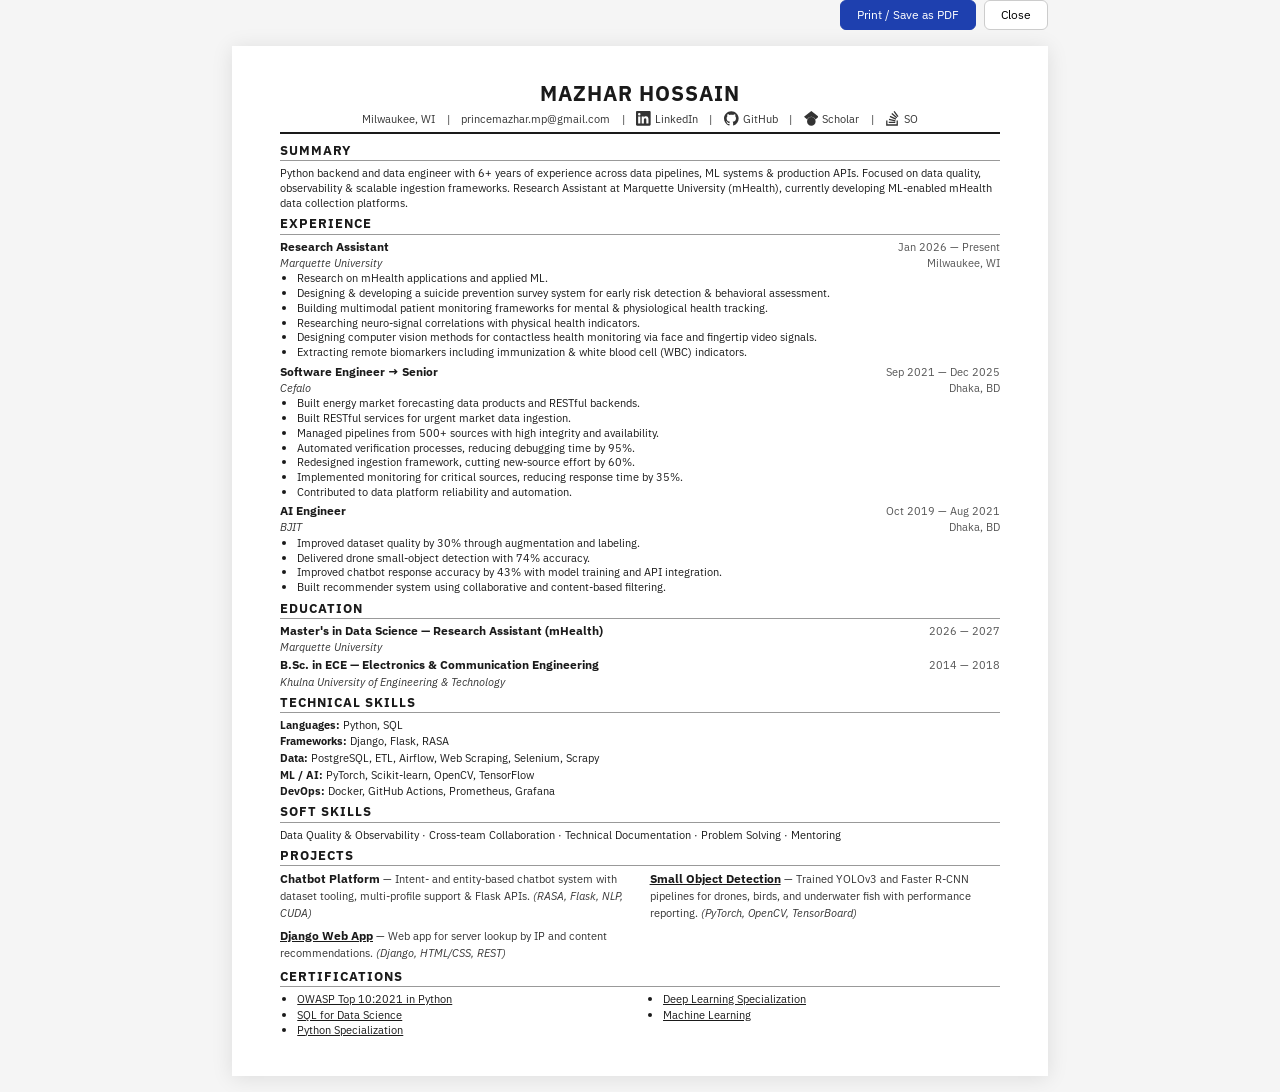
<file: cv.html>
<!doctype html>
<html lang="en">
  <head>
    <meta charset="utf-8" />
    <meta name="viewport" content="width=device-width, initial-scale=1" />
    <meta name="robots" content="noindex, nofollow" />
    <meta name="description" content="Printable CV for Mazhar Hossain — Data Engineer." />
    <link rel="canonical" href="https://mazhar004.github.io/" />
    <link rel="icon" type="image/svg+xml" href="static/favicon.svg" />
    <link rel="preconnect" href="https://fonts.googleapis.com" />
    <link rel="preconnect" href="https://fonts.gstatic.com" crossorigin />
    <link
      href="https://fonts.googleapis.com/css2?family=IBM+Plex+Mono:wght@400;500;600&family=IBM+Plex+Sans:ital,wght@0,300;0,400;0,500;0,600;0,700;1,400;1,500;1,600;1,700&display=swap"
      rel="stylesheet"
    />
    <title>Mazhar Hossain — CV</title>
    <style>
      *, *::before, *::after { box-sizing: border-box; margin: 0; padding: 0; }

      body {
        font-family: "IBM Plex Sans", -apple-system, BlinkMacSystemFont, "Segoe UI", sans-serif;
        color: #1a1a1a;
        background: #f5f5f5;
        line-height: 1.35;
        font-size: 9.5pt;
      }

      .cv {
        max-width: 8.5in;
        margin: 1rem auto;
        background: #fff;
        padding: 0.35in 0.5in;
        box-shadow: 0 2px 20px rgba(0,0,0,0.1);
      }

      .cv-header { text-align: center; margin-bottom: 0.08in; border-bottom: 2px solid #1a1a1a; padding-bottom: 0.06in; }
      .cv-header h1 { font-size: 16pt; letter-spacing: 0.05em; text-transform: uppercase; margin-bottom: 2pt; }
      .cv-header .subtitle { font-size: 9.5pt; color: #444; font-style: italic; margin-bottom: 4pt; }
      .cv-meta { display: flex; justify-content: center; flex-wrap: wrap; gap: 0.12in; font-size: 8.5pt; color: #333; }
      .cv-meta a { color: #333; text-decoration: none; display: inline-flex; align-items: center; gap: 3pt; }
      .cv-meta a svg { width: 11pt; height: 11pt; flex-shrink: 0; }

      .cv-section { margin-bottom: 0.05in; }
      .cv-section-title {
        font-size: 9.5pt;
        text-transform: uppercase;
        letter-spacing: 0.08em;
        border-bottom: 1px solid #999;
        padding-bottom: 1pt;
        margin-bottom: 0.04in;
      }

      .cv-entry { margin-bottom: 0.04in; }
      .cv-entry-header { display: flex; justify-content: space-between; align-items: baseline; }
      .cv-entry-title { font-weight: bold; font-size: 9pt; }
      .cv-entry-date { font-size: 8.5pt; color: #555; white-space: nowrap; }
      .cv-entry-org { font-style: italic; color: #333; font-size: 8.5pt; }
      .cv-entry-loc { font-size: 8.5pt; color: #555; }
      .cv-entry-sub { display: flex; justify-content: space-between; align-items: baseline; }
      .cv-entry ul { padding-left: 0.18in; margin-top: 1pt; }
      .cv-entry li { font-size: 8.5pt; margin-bottom: 0; line-height: 1.3; }

      .cv-skills-line { font-size: 8.5pt; margin-bottom: 1pt; }
      .cv-skills-line strong { font-size: 8.5pt; }

      .cv-edu-entry { margin-bottom: 0.03in; }

      .cv-certs { list-style: disc; padding-left: 0.18in; font-size: 8.5pt; columns: 2; column-gap: 0.3in; }
      .cv-certs li { margin-bottom: 0; break-inside: avoid; }

      .cv-projects-grid { display: grid; grid-template-columns: 1fr 1fr; gap: 0.04in 0.2in; }
      .cv-projects-grid .cv-entry { margin-bottom: 0.02in; break-inside: avoid; }
      .cv-proj-desc { font-size: 8pt; color: #333; }

      .cv-summary { font-size: 8.5pt; }

      .cv-entry-title a, .cv-certs a { color: #1a1a1a; text-decoration: underline; text-underline-offset: 1pt; }

      .cv-actions {
        max-width: 8.5in;
        margin: 0 auto 0.5rem;
        display: flex;
        gap: 0.5rem;
        justify-content: flex-end;
      }
      .cv-actions button {
        padding: 0.4rem 1rem;
        border: 1px solid #ccc;
        background: #fff;
        border-radius: 6px;
        font-size: 9pt;
        cursor: pointer;
        font-family: "IBM Plex Sans", -apple-system, system-ui, sans-serif;
      }
      .cv-actions button:hover { background: #f0f0f0; }
      .cv-actions button.primary { background: #1e40af; color: #fff; border-color: #1e40af; }
      .cv-actions button.primary:hover { background: #1e3a8a; }

      .cv-loading { text-align: center; padding: 2in 0; font-size: 11pt; color: #888; font-family: sans-serif; }

      @media print {
        body { background: none; }
        .cv { box-shadow: none; margin: 0; padding: 0.15in 0.35in; max-width: none; }
        .cv-actions { display: none; }
        a { color: inherit; text-decoration: none; }
        .cv-meta a svg { width: 10pt; height: 10pt; }
        .cv-entry, .cv-edu-entry, .cv-section { page-break-inside: avoid; break-inside: avoid; }
        @page { margin: 0.15in; size: letter; }
      }
    </style>
  </head>
  <body>
    <div class="cv-actions">
      <button class="primary" onclick="window.print()">Print / Save as PDF</button>
      <button onclick="window.close() || history.back()">Close</button>
    </div>
    <div class="cv" id="cv">
      <p class="cv-loading">Loading CV...</p>
    </div>

    <script>
      // ============================================================
      // CV data — embedded inline so cv.html works on file:// AND http://
      // Keep these in sync with index.html when content changes.
      // ============================================================

      const HEADER = {
        name: "Mazhar Hossain",
        location: "Milwaukee, WI",
        email: "princemazhar.mp@gmail.com",
        links: {
          linkedin: "https://www.linkedin.com/in/mazhar004/",
          github: "https://github.com/mazhar004",
          scholar: "https://scholar.google.com/citations?user=k7h0b8gAAAAJ",
          stackoverflow: "https://stackoverflow.com/users/11755018/mazhar"
        }
      };

      const SUMMARY = "Python backend and data engineer with 6+ years of experience across data pipelines, ML systems & production APIs. Focused on data quality, observability & scalable ingestion frameworks. Research Assistant at Marquette University (mHealth), currently developing ML-enabled mHealth data collection platforms.";

      const SKILLS = {
        technical: [
          { label: 'Languages', items: 'Python, SQL' },
          { label: 'Frameworks', items: 'Django, Flask, RASA' },
          { label: 'Data', items: 'PostgreSQL, ETL, Airflow, Web Scraping, Selenium, Scrapy' },
          { label: 'ML / AI', items: 'PyTorch, Scikit-learn, OpenCV, TensorFlow' },
          { label: 'DevOps', items: 'Docker, GitHub Actions, Prometheus, Grafana' }
        ],
        soft: [
          'Data Quality & Observability',
          'Cross-team Collaboration',
          'Technical Documentation',
          'Problem Solving',
          'Mentoring'
        ]
      };

      const EXPERIENCE = [
        {
          company: "Marquette University",
          role: "Research Assistant",
          meta: "Jan 2026 — Present · Milwaukee, WI",
          bullets: [
            "Research on mHealth applications and applied ML.",
            "Designing & developing a suicide prevention survey system for early risk detection & behavioral assessment.",
            "Building multimodal patient monitoring frameworks for mental & physiological health tracking.",
            "Researching neuro-signal correlations with physical health indicators.",
            "Designing computer vision methods for contactless health monitoring via face and fingertip video signals.",
            "Extracting remote biomarkers including immunization & white blood cell (WBC) indicators."
          ]
        },
        {
          company: "Cefalo",
          role: "Software Engineer → Senior",
          meta: "Sep 2021 — Dec 2025 · Dhaka, BD",
          bullets: [
            "Built energy market forecasting data products and RESTful backends.",
            "Built RESTful services for urgent market data ingestion.",
            "Managed pipelines from 500+ sources with high integrity and availability.",
            "Automated verification processes, reducing debugging time by 95%.",
            "Redesigned ingestion framework, cutting new-source effort by 60%.",
            "Implemented monitoring for critical sources, reducing response time by 35%.",
            "Contributed to data platform reliability and automation."
          ]
        },
        {
          company: "Upwork",
          role: "Python Developer (Freelance)",
          meta: "Feb 2021 — Dec 2022 · Remote",
          bullets: [
            "Delivered ETL pipelines across diverse data sources.",
            "Stabilized systems by fixing and optimizing existing scripts.",
            "Produced clear documentation for workflows and installations.",
            "Maintained 100% job success rate."
          ]
        },
        {
          company: "BJIT",
          role: "AI Engineer",
          meta: "Oct 2019 — Aug 2021 · Dhaka, BD",
          bullets: [
            "Improved dataset quality by 30% through augmentation and labeling.",
            "Delivered drone small-object detection with 74% accuracy.",
            "Improved chatbot response accuracy by 43% with model training and API integration.",
            "Built recommender system using collaborative and content-based filtering."
          ]
        }
      ];

      const EDUCATION = [
        { school: "Marquette University", degree: "Master's in Data Science · 2026 — 2027", note: "Research Assistant (mHealth)", badge: "M.Sc." },
        { school: "Khulna University of Engineering & Technology", degree: "B.Sc. in ECE · 2014 — 2018", note: "Electronics & Communication Engineering", badge: "B.Sc." }
      ];

      const PROJECTS = [
        { title: "Chatbot Platform", desc: "Intent- and entity-based chatbot system with dataset tooling, multi-profile support & Flask APIs.", tags: ["RASA", "Flask", "NLP", "CUDA"], link: "" },
        { title: "Small Object Detection", desc: "Trained YOLOv3 and Faster R-CNN pipelines for drones, birds, and underwater fish with performance reporting.", tags: ["PyTorch", "OpenCV", "TensorBoard"], link: "https://github.com/Mazhar004/object-detection-api" },
        { title: "Django Web App", desc: "Web app for server lookup by IP and content recommendations.", tags: ["Django", "HTML/CSS", "REST"], link: "https://prince004.pythonanywhere.com/weblocate" }
      ];

      const CERTIFICATIONS = [
        { name: "OWASP Top 10:2021 in Python", link: "https://www.secureflag.com/s?f1a679f6-27b1-488a-9493-7cba93e24130" },
        { name: "SQL for Data Science", link: "https://www.coursera.org/account/accomplishments/verify/9ZGFH9U5RJQM" },
        { name: "Python Specialization", link: "https://www.coursera.org/account/accomplishments/specialization/TN69JGDPTX3Y" },
        { name: "Deep Learning Specialization", link: "https://www.coursera.org/account/accomplishments/specialization/FRL8YY38G773" },
        { name: "Machine Learning", link: "https://www.coursera.org/account/accomplishments/verify/MENNNZ7DR22Z" }
      ];

      // Companies to skip from experience (e.g., short freelance gigs)
      const SKIP_COMPANIES = ['upwork'];

      // SVG icons for header contact links
      const ICONS = {
        linkedin: '<svg viewBox="0 0 24 24" fill="currentColor"><path d="M20.447 20.452h-3.554v-5.569c0-1.328-.027-3.037-1.852-3.037-1.853 0-2.136 1.445-2.136 2.939v5.667H9.351V9h3.414v1.561h.046c.477-.9 1.637-1.85 3.37-1.85 3.601 0 4.267 2.37 4.267 5.455v6.286zM5.337 7.433a2.062 2.062 0 01-2.063-2.065 2.064 2.064 0 112.063 2.065zm1.782 13.019H3.555V9h3.564v11.452zM22.225 0H1.771C.792 0 0 .774 0 1.729v20.542C0 23.227.792 24 1.771 24h20.451C23.2 24 24 23.227 24 22.271V1.729C24 .774 23.2 0 22.222 0h.003z"/></svg>',
        github: '<svg viewBox="0 0 24 24" fill="currentColor"><path d="M12 .297c-6.63 0-12 5.373-12 12 0 5.303 3.438 9.8 8.205 11.385.6.113.82-.258.82-.577 0-.285-.01-1.04-.015-2.04-3.338.724-4.042-1.61-4.042-1.61C4.422 18.07 3.633 17.7 3.633 17.7c-1.087-.744.084-.729.084-.729 1.205.084 1.838 1.236 1.838 1.236 1.07 1.835 2.809 1.305 3.495.998.108-.776.417-1.305.76-1.605-2.665-.3-5.466-1.332-5.466-5.93 0-1.31.465-2.38 1.235-3.22-.135-.303-.54-1.523.105-3.176 0 0 1.005-.322 3.3 1.23.96-.267 1.98-.399 3-.405 1.02.006 2.04.138 3 .405 2.28-1.552 3.285-1.23 3.285-1.23.645 1.653.24 2.873.12 3.176.765.84 1.23 1.91 1.23 3.22 0 4.61-2.805 5.625-5.475 5.92.42.36.81 1.096.81 2.22 0 1.606-.015 2.896-.015 3.286 0 .315.21.69.825.57C20.565 22.092 24 17.592 24 12.297c0-6.627-5.373-12-12-12"/></svg>',
        scholar: '<svg viewBox="0 0 24 24" fill="currentColor"><path d="M5.242 13.769L0 9.5 12 0l12 9.5-5.242 4.269C17.548 11.249 14.978 9.5 12 9.5c-2.977 0-5.548 1.748-6.758 4.269zM12 10a7 7 0 1 0 0 14 7 7 0 0 0 0-14z"/></svg>',
        stackoverflow: '<svg viewBox="0 0 24 24" fill="currentColor"><path d="M15.725 0l-1.72 1.277 6.39 8.588 1.716-1.277L15.725 0zm-3.94 3.418l-1.369 1.644 8.225 6.85 1.369-1.644-8.225-6.85zm-3.15 4.465l-.905 1.94 9.702 4.517.904-1.94-9.701-4.517zm-1.85 4.86l-.44 2.093 10.473 2.201.44-2.092-10.473-2.203zM1.89 15.47V24h19.19v-8.53h-2.133v6.397H4.021v-6.396H1.89zm4.265 2.133v2.13h10.66v-2.13H6.154z"/></svg>'
      };

      function buildCV() {
        const expEntries = EXPERIENCE.filter(e => !SKIP_COMPANIES.includes(e.company.toLowerCase()));

        const expHTML = expEntries.map(e => {
          const parts = e.meta.split('·').map(s => s.trim());
          const date = parts[0] || '';
          const loc = parts[1] || '';
          return `
            <div class="cv-entry">
              <div class="cv-entry-header">
                <span class="cv-entry-title">${e.role}</span>
                <span class="cv-entry-date">${date}</span>
              </div>
              <div class="cv-entry-sub">
                <span class="cv-entry-org">${e.company}</span>
                <span class="cv-entry-loc">${loc}</span>
              </div>
              <ul>${e.bullets.map(b => `<li>${b}</li>`).join('')}</ul>
            </div>
          `;
        }).join('');

        const eduHTML = EDUCATION.map(e => {
          const parts = e.degree.split('·').map(s => s.trim());
          const field = parts[0] || '';
          const years = parts[1] || '';
          return `
            <div class="cv-edu-entry">
              <div class="cv-entry-header">
                <span class="cv-entry-title">${field}${e.note ? ' — ' + e.note : ''}</span>
                <span class="cv-entry-date">${years}</span>
              </div>
              <div class="cv-entry-sub">
                <span class="cv-entry-org">${e.school}</span>
              </div>
            </div>
          `;
        }).join('');

        const projHTML = PROJECTS.map(p => `
          <div class="cv-entry">
            <span class="cv-entry-title">${p.link ? `<a href="${p.link}">${p.title}</a>` : p.title}</span>
            <span class="cv-proj-desc"> — ${p.desc}${p.tags.length ? ` <em>(${p.tags.join(', ')})</em>` : ''}</span>
          </div>
        `).join('');

        const certsHTML = CERTIFICATIONS.map(c => `<li>${c.link ? `<a href="${c.link}">${c.name}</a>` : c.name}</li>`).join('');

        const skillsHTML = SKILLS.technical.map(s => `<p class="cv-skills-line"><strong>${s.label}:</strong> ${s.items}</p>`).join('');

        document.getElementById('cv').innerHTML = `
          <header class="cv-header">
            <h1>${HEADER.name}</h1>
            <div class="cv-meta">
              <span>${HEADER.location}</span>
              <span>|</span>
              <a href="mailto:${HEADER.email}">${HEADER.email}</a>
              <span>|</span>
              <a href="${HEADER.links.linkedin}" title="LinkedIn">${ICONS.linkedin} LinkedIn</a>
              <span>|</span>
              <a href="${HEADER.links.github}" title="GitHub">${ICONS.github} GitHub</a>
              <span>|</span>
              <a href="${HEADER.links.scholar}" title="Google Scholar">${ICONS.scholar} Scholar</a>
              <span>|</span>
              <a href="${HEADER.links.stackoverflow}" title="Stack Overflow">${ICONS.stackoverflow} SO</a>
            </div>
          </header>

          <section class="cv-section">
            <h2 class="cv-section-title">Summary</h2>
            <p class="cv-summary">${SUMMARY}</p>
          </section>

          <section class="cv-section">
            <h2 class="cv-section-title">Experience</h2>
            ${expHTML}
          </section>

          <section class="cv-section">
            <h2 class="cv-section-title">Education</h2>
            ${eduHTML}
          </section>

          <section class="cv-section">
            <h2 class="cv-section-title">Technical Skills</h2>
            ${skillsHTML}
          </section>

          <section class="cv-section">
            <h2 class="cv-section-title">Soft Skills</h2>
            <p class="cv-skills-line">${SKILLS.soft.join(' · ')}</p>
          </section>

          <section class="cv-section">
            <h2 class="cv-section-title">Projects</h2>
            <div class="cv-projects-grid">${projHTML}</div>
          </section>

          <section class="cv-section">
            <h2 class="cv-section-title">Certifications</h2>
            <ul class="cv-certs">${certsHTML}</ul>
          </section>
        `;
      }

      // Render synchronously — no fetch, no async — works on file:// and http://
      try {
        buildCV();
        // Notify parent (when used as iframe) that content is ready
        if (window.parent && window.parent !== window) {
          window.parent.postMessage('cv-ready', '*');
        }
        // Auto-print when opened with ?print=1
        if (new URLSearchParams(window.location.search).get('print') === '1') {
          // Brief delay so fonts settle before the print dialog
          setTimeout(() => { window.print(); }, 350);
        }
      } catch (err) {
        document.getElementById('cv').innerHTML = '<p class="cv-loading">Failed to render CV: ' + (err && err.message ? err.message : 'unknown error') + '</p>';
        console.error(err);
      }
    </script>
  </body>
</html>
</file>
